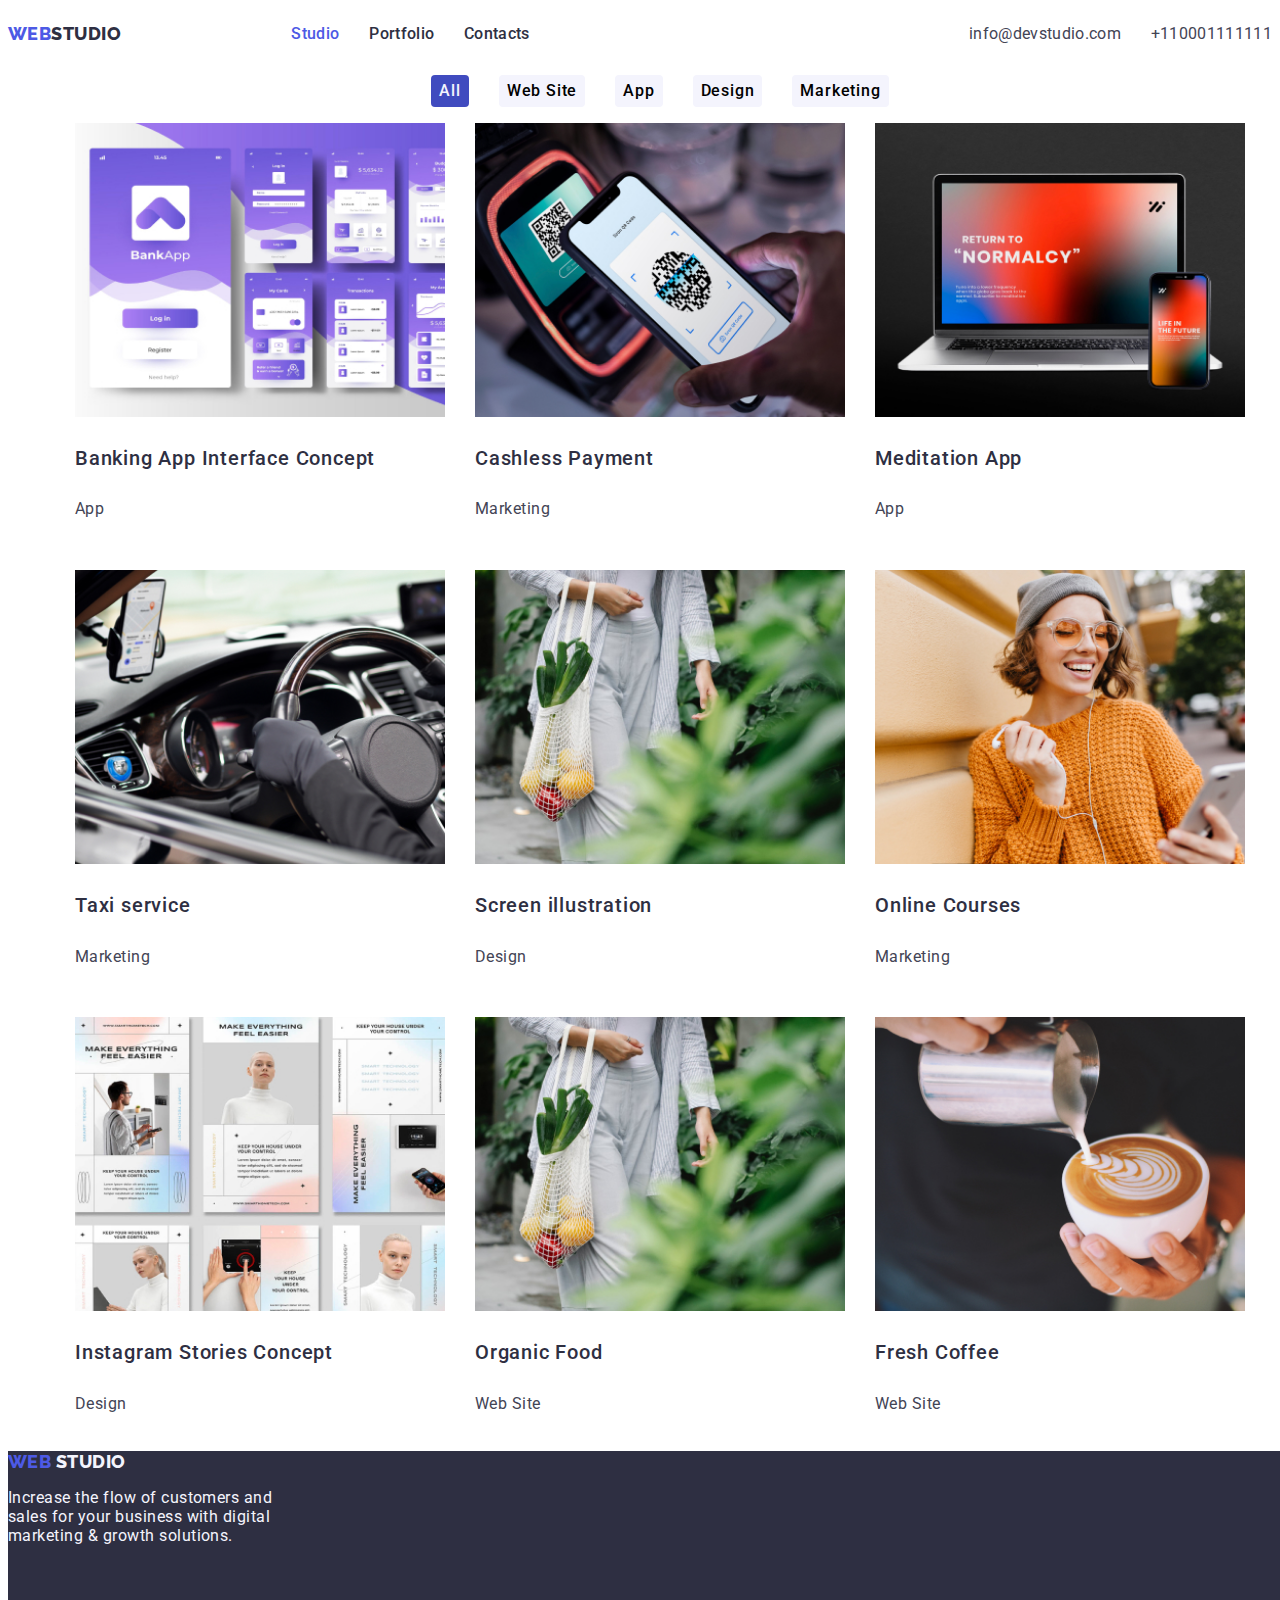
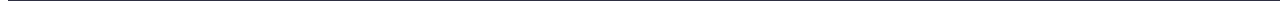
<file: index.html>
<!DOCTYPE html>
<html lang="en">
  <head>
    <meta charset="UTF-8" />
    <meta name="viewport" content="width=device-width, initial-scale=1.0" />
    <title>Studio</title>
    <link rel="stylesheet" href="./css/styles.css" />
    <link
      href="https://fonts.googleapis.com/css2?family=Raleway:wght@700&family=Roboto:wght@400;500;700;900&display=swap"
      rel="stylesheet"
    />
  </head>
  <body>
    <!--This is Header-->
    <header class="page-header">
      <div class="container">
        <!--Navigation-->
        <nav class="header-navigation">
          <a href="./index.html" class="logo-link">
            <span class="logo">WEB</span><span class="studio">STUDIO</span></a
          >

          <ul class="nav-menu list">
            <li>
              <a href="./index.html" class="page current">Studio</a>
            </li>
            <li>
              <a href="./portfolio.html" class="page">Portfolio</a>
            </li>
            <li>
              <a href="#" class="page">Contacts</a>
            </li>
          </ul>
        </nav>

        <ul class="contacts-menu list">
          <li>
            <a href="mailto:info@devstudio.com" class="item">
              info@devstudio.com</a
            >
          </li>
          <li>
            <a href="tel:+110001111111" class="item"> +110001111111</a>
          </li>
        </ul>
      </div>
    </header>

    <main>
      <section>
        <div class="container">
          <!--This is section 1-->
          <ul class="filters list">
            <li>
              <button type="button" class="button filter current">All</button>
            </li>
            <li>
              <button type="button" class="button filter">Web Site</button>
            </li>
            <li><button type="button" class="button filter">App</button></li>
            <li><button type="button" class="button filter">Design</button></li>
            <li>
              <button type="button" class="button filter">Marketing</button>
            </li>
          </ul>

          <!--This is section 2-->
          <ul class="projects list">
            <li>
              <a href="" class="project">
                <img
                  src="./images/img-8.jpg"
                  alt="banking app interface concept"
                  width="370"
                  height="294"
                />
                <h2 class="name">Banking App Interface Concept</h2>
                <p class="type">App</p>
              </a>
            </li>
            <li>
              <a href="" class="project">
                <img
                  src="./images/img-9.jpg"
                  alt="cashless App"
                  width="370"
                  height="294"
                />
                <h2 class="name">Cashless Payment</h2>
                <p class="type">Marketing</p>
              </a>
            </li>
            <li>
              <a href="" class="project">
                <img
                  src="./images/img-10.jpg"
                  alt="meditation App"
                  width="370"
                  height="294"
                />
                <h2 class="name">Meditation App</h2>
                <p class="type">App</p>
              </a>
            </li>
            <li>
              <a href="" class="project">
                <img
                  src="./images/img-11.jpg"
                  alt="taxi service"
                  width="370"
                  height="294"
                />
                <h2 class="name">Taxi service</h2>
                <p class="type">Marketing</p>
              </a>
            </li>
            <li>
              <a href="" class="project">
                <img
                  src="./images/img-12.jpg"
                  alt="screen illustration"
                  width="370"
                  height="294"
                />
                <h2 class="name">Screen illustration</h2>
                <p class="type">Design</p>
              </a>
            </li>
            <li>
              <a href="" class="project">
                <img
                  src="./images/img-13.jpg"
                  alt="online courses"
                  width="370"
                  height="294"
                />
                <h2 class="name">Online Courses</h2>
                <p class="type">Marketing</p>
              </a>
            </li>
            <li>
              <a href="" class="project">
                <img
                  src="./images/img-14.jpg"
                  alt="instagram stories concept"
                  width="370"
                  height="294"
                />
                <h2 class="name">Instagram Stories Concept</h2>
                <p class="type">Design</p>
              </a>
            </li>
            <li>
              <a href="" class="project">
                <img
                  src="./images/img-15.jpg"
                  alt="organic Food"
                  width="370"
                  height="294"
                />
                <h2 class="name">Organic Food</h2>
                <p class="type">Web Site</p>
              </a>
            </li>
            <li>
              <a href="" class="project">
                <img
                  src="./images/img-16.jpg"
                  alt="fresh coffee"
                  width="370"
                  height="294"
                />
                <h2 class="name">Fresh Coffee</h2>
                <p class="type">Web Site</p>
              </a>
            </li>
          </ul>
        </div>
      </section>
    </main>

    <!--This is Section 5 Footer-->
    <footer class="page-footer bg-footer">
      <a href="./index.html" class="logo-link">
        <span class="logo">WEB</span>
        <span class="studio-footer">STUDIO</span></a
      >
      <p class="footer-description">
        Increase the flow of customers and <br />
        sales for your business with digital <br />
        marketing & growth solutions.
      </p>
    </footer>
  </body>
</html>
</file>
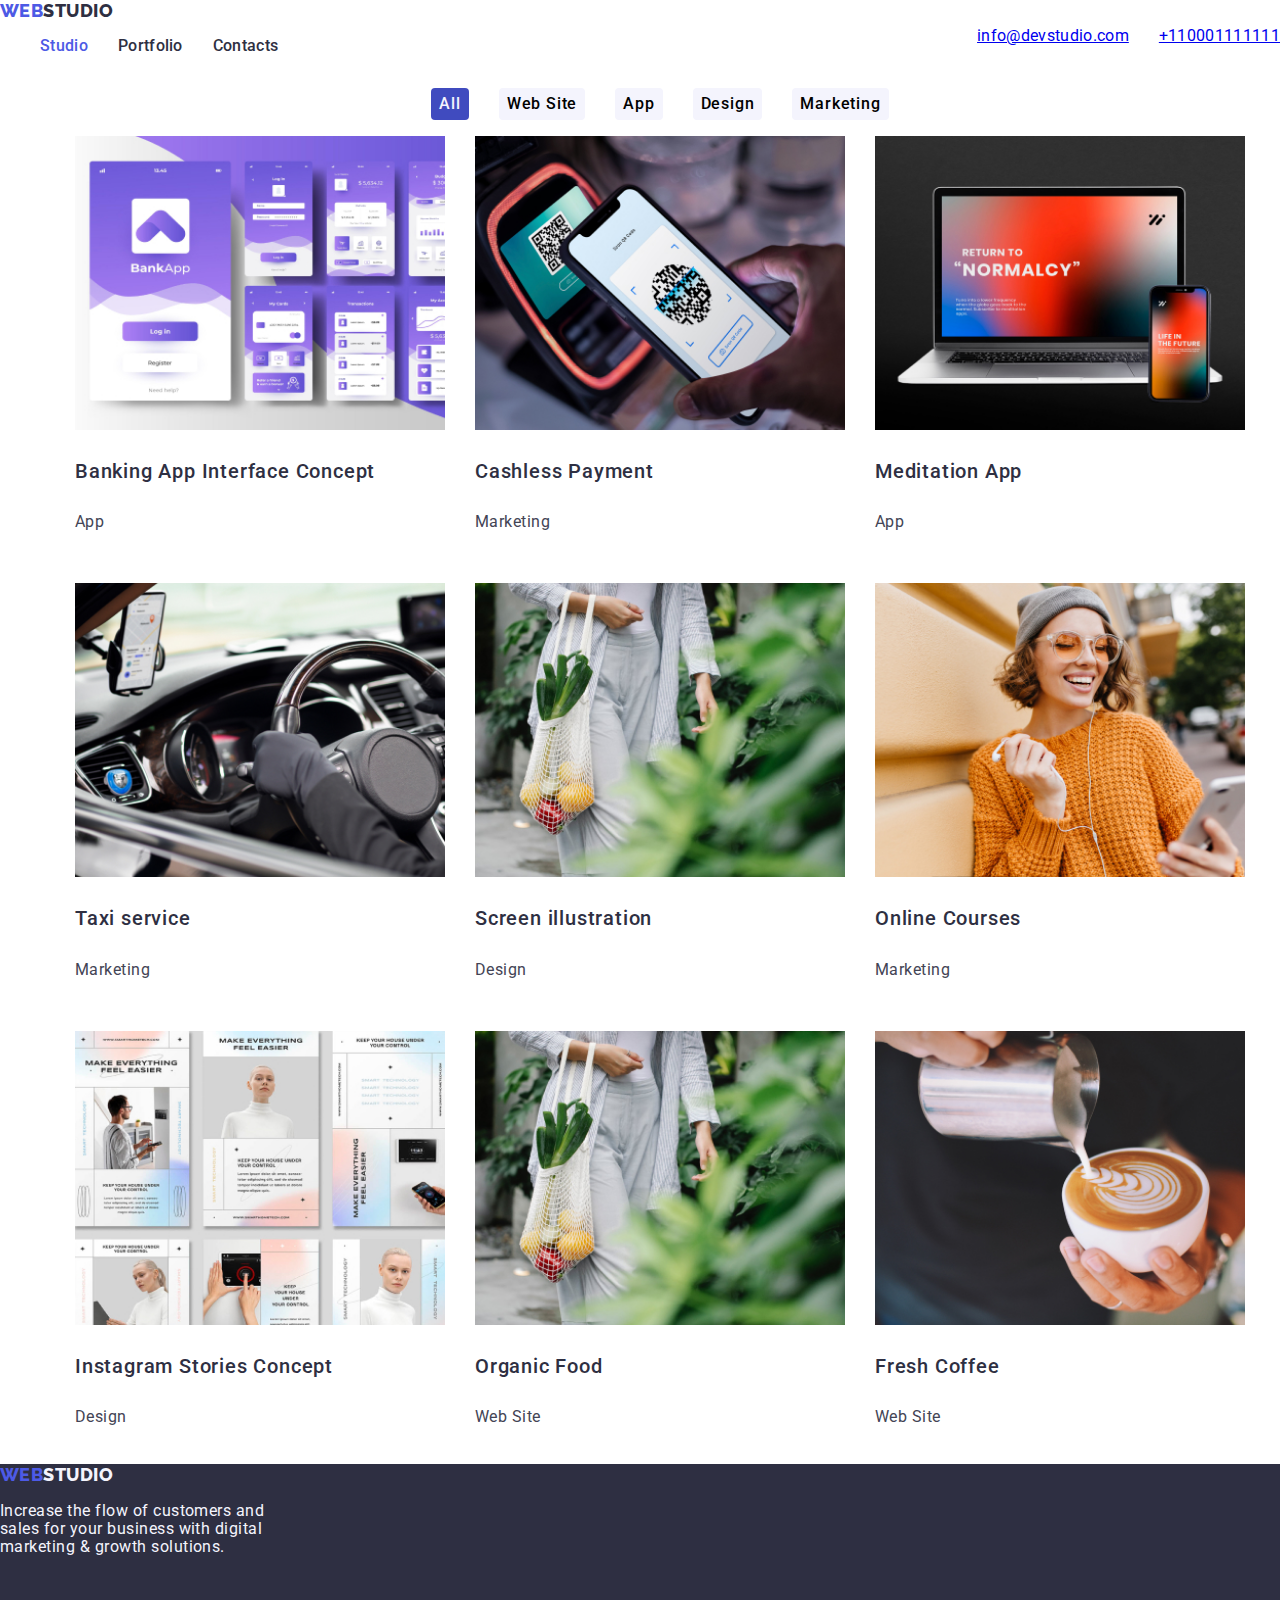
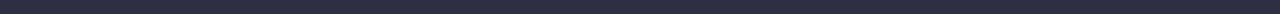
<file: portfolio.html>
<!DOCTYPE html>
<html lang="en">
  <head>
    <meta charset="UTF-8" />
    <meta name="viewport" content="width=device-width, initial-scale=1.0" />
    <title>Portfolio</title>
    <link rel="preconnect" href="https://fonts.googleapis.com " />
    <link rel="preconnect" href="https://fonts.gstatic.com " crossorigin />

    <link
      rel="stylesheet"
      href="https://cdnjs.cloudflare.com/ajax/libs/modern-normalize/2.0.0/modern-normalize.min.css "
    />

    <link rel="stylesheet" href="./css/styles.css" />
    <link
      href="https://fonts.googleapis.com/css2?family=Raleway:wght@800&family=Roboto:wght@400;500;700;900&display=swap"
      rel="stylesheet"
    />
  </head>
  <body>
    <!--This is Header-->
    <header class="page-header">
      <div class="container menu">
        <!--Navigation-->
        <nav class="navigation">
          <a href="./index.html" class="logo-link">
            <span class="logo">WEB</span><span class="studio">STUDIO</span></a
          >

          <ul class="nav-menu list">
            <li class="item">
              <a href="./index.html" class="page current link">Studio</a>
            </li>
            <li class="item">
              <a href="./portfolio.html" class="page link">Portfolio</a>
            </li>
            <li class="item">
              <a href="#" class="page link">Contacts</a>
            </li>
          </ul>
        </nav>

        <ul class="contacts-menu list">
          <li class="item">
            <a href="mailto:info@devstudio.com" class="contact link">
              info@devstudio.com</a
            >
          </li>
          <li class="item">
            <a href="tel:+110001111111" class="contact link"> +110001111111</a>
          </li>
        </ul>
      </div>
    </header>

    <main>
      <section class="section">
        <div class="container">
          <!--This is section 1-->
          <ul class="filters list">
            <li class="space">
              <button type="button" class="button filter current">All</button>
            </li>
            <li class="space">
              <button type="button" class="button filter">Web Site</button>
            </li>
            <li class="space">
              <button type="button" class="button filter">App</button>
            </li>
            <li class="space">
              <button type="button" class="button filter">Design</button>
            </li>
            <li class="space">
              <button type="button" class="button filter">Marketing</button>
            </li>
          </ul>

          <!--This is section 2-->
          <ul class="projects list">
            <li class="project-card">
              <a href="" class="project link">
                <img
                  src="./images/img-8.jpg"
                  alt="banking app interface concept"
                  width="370"
                  height="294"
                  class="image"
                />
                <div class="substrate">
                  <h2 class="name">Banking App Interface Concept</h2>
                  <p class="type">App</p>
                </div>
              </a>
            </li>
            <li class="project-card">
              <a href="" class="project link">
                <img
                  src="./images/img-9.jpg"
                  alt="cashless App"
                  width="370"
                  height="294"
                  class="image"
                />
                <div class="substrate">
                  <h2 class="name">Cashless Payment</h2>
                  <p class="type">Marketing</p>
                </div>
              </a>
            </li>
            <li class="project-card">
              <a href="" class="project link">
                <img
                  src="./images/img-10.jpg"
                  alt="meditation App"
                  width="370"
                  height="294"
                  class="image"
                />
                <div class="substrate">
                  <h2 class="name">Meditation App</h2>
                  <p class="type">App</p>
                </div>
              </a>
            </li>
            <li class="project-card">
              <a href="" class="project link">
                <img
                  src="./images/img-11.jpg"
                  alt="taxi service"
                  width="370"
                  height="294"
                  class="image"
                />
                <div class="substrate">
                  <h2 class="name">Taxi service</h2>
                  <p class="type">Marketing</p>
                </div>
              </a>
            </li>
            <li class="project-card">
              <a href="" class="project link">
                <img
                  src="./images/img-12.jpg"
                  alt="screen illustration"
                  width="370"
                  height="294"
                  class="image"
                />
                <div class="substrate">
                  <h2 class="name">Screen illustration</h2>
                  <p class="type">Design</p>
                </div>
              </a>
            </li>
            <li class="project-card">
              <a href="" class="project link">
                <img
                  src="./images/img-13.jpg"
                  alt="online courses"
                  width="370"
                  height="294"
                  class="image"
                />
                <div class="substrate">
                  <h2 class="name">Online Courses</h2>
                  <p class="type">Marketing</p>
                </div>
              </a>
            </li>
            <li class="project-card">
              <a href="" class="project link">
                <img
                  src="./images/img-14.jpg"
                  alt="instagram stories concept"
                  width="370"
                  height="294"
                  class="image"
                />
                <div class="substrate">
                  <h2 class="name">Instagram Stories Concept</h2>
                  <p class="type">Design</p>
                </div>
              </a>
            </li>
            <li class="project-card">
              <a href="" class="project link">
                <img
                  src="./images/img-15.jpg"
                  alt="organic Food"
                  width="370"
                  height="294"
                  class="image"
                />
                <div class="substrate">
                  <h2 class="name">Organic Food</h2>
                  <p class="type">Web Site</p>
                </div>
              </a>
            </li>
            <li class="project-card">
              <a href="" class="project link">
                <img
                  src="./images/img-16.jpg"
                  alt="fresh coffee"
                  width="370"
                  height="294"
                  class="image"
                />
                <div class="substrate">
                  <h2 class="name">Fresh Coffee</h2>
                  <p class="type">Web Site</p>
                </div>
              </a>
            </li>
          </ul>
        </div>
      </section>
    </main>

    <!--This is Section 5 Footer-->
    <footer class="page-footer bg-footer">
      <div class="container">
        <a href="./index.html" class="logo-link footer">
          <span class="logo">WEB</span
          ><span class="studio-footer">STUDIO</span></a
        >
        <p class="footer-description">
          Increase the flow of customers and <br />
          sales for your business with digital <br />
          marketing & growth solutions.
        </p>
      </div>
    </footer>
  </body>
</html>
</file>
<file: css/styles.css>
:root {
  --iriscolor: #4d5ae5;
  --navyblue: #2e2f42;
  --navybluecolor: #2e2f42;
  --oceancolor: #404bbf;
  --whitecolor: white;
  --slatecolor: #434455;
  --cornflower: #e7e9fc;
  --cloud: #f4f4fd;
}

/*Checked */
body {
  font-family: "Roboto", sans-serif;
  font-size: 16px;
  letter-spacing: 0.03em;
  color: var(--slate);
}

/*Checked */
.logo-link {
  text-decoration: none;
  font-family: "Raleway", sans-serif;
  font-size: 18px;
  line-height: 1.17;
  font-weight: 800;
}

/*New*/
.page-header .container {
  display: flex;
  align-items: center;
}

/*New*/
.header-navigation {
  display: flex;
  align-items: center;
}

/*New*/
.page-header .logo-link {
  margin-right: 130px;
}

/*Checked */
.logo {
  color: var(--iriscolor);
}

/*Checked */
.studio {
  color: var(--navyblue);
}

/*Checked */
.contacts-menu .item {
  text-decoration: none;
  color: var(--slatecolor);
  font-weight: 400;
  line-height: 1.14;
  letter-spacing: 0.02em;
}

/*Checked */
.nav-menu .page {
  color: var(--navyblue, #2e2f42);
  text-decoration: none;
  font-weight: 500;
  line-height: 1.15;
  letter-spacing: 0.02em;
}

/*Checked */
.list {
  list-style-type: none;
  display: flex;
  /*address*/
  margin-left: auto;
  gap: 30px;
}

/*Checked */
.nav-menu .page:hover,
.nav-menu .page:focus,
.nav-menu .page.current,
.contacts-menu .item:hover,
.contacts-menu .item:focus {
  color: var(--iriscolor);
}

/*Checked */
.button.filter:hover,
.button.filter:focus,
.button.filter.current {
  background: var(--oceancolor);
  color: var(--cloud);
}

/*Checked */
.item {
  text-decoration: none;
}

/*Checked */
.hero-bg-hero {
  background: var(--navyblue);
}

/*Checked */
.hero-title {
  color: white;
  line-height: 1.07;
  text-align: center;
  font-size: 66px;
  padding: 150px 200px 100px;
}

/*Checked */
.team .name {
  font-size: 20px;
  font-weight: 500;
  letter-spacing: 0.02em;
  color: var(--navyblue);
}

/*Checked */
.team .position {
  color: var(--slate);
  font-size: 16px;
  font-weight: 400;
}

/*Checked */
.button {
  cursor: pointer;
  border-color: transparent;
  letter-spacing: 0.05em;
  font-family: inherit;
  font-size: 16px;
  font-weight: 500;
  border-radius: 4px;
}

/*Checked */
.button.primary {
  line-height: 1.87;
  letter-spacing: 0.06em;
  color: var(--whitecolor);
  background: var(--iris, #4d5ae5);
  display: block;
  margin: 0 auto;
}

/*Checked */
.button.primary:hover,
.button.primary:focus {
  background-color: var(--oceancolor);
}

/*Checked */
.button.filter {
  color: var(--iris);
  background: var(--cloud);
  font-weight: 500;
  line-height: 1.62;
}

.filters.list {
  display: flex;
  justify-content: center;
}

/*Checked */
.project .name {
  font-size: 20px;
  font-weight: 500;
  line-height: 2;
  letter-spacing: 0.04em;
  color: var(--navyblue);
}

/*Checked */
.project .type {
  color: var(--slatecolor);
  font-weight: 400;
  line-height: 1.87;
}

/*Checked */
.project {
  text-decoration: none;
  justify-content: center;
}

/*New*/
.projects.list {
  display: flex;
  flex-wrap: wrap;
  flex-direction: row;
  align-items: center;
  justify-content: center;
}

/*Checked */
.benefits .title {
  color: var(--navyblue, #2e2f42);
  font-size: 20px;
  font-weight: 500;
}

/*Checked */
.benefits .description {
  color: var(--slate, #434455);
  font-size: 16px;
  font-weight: 400;
  line-height: 1.17;
}

/*Checked */
.section-title {
  color: var(--navyblue, #2e2f42);
  text-align: center;
  font-size: 36px;
  line-height: 1.17;
}

/*Checked */
.page-footer.bg-footer {
  background: var(--navyblue);
  width: 1440px;
  height: 150px;
  flex-shrink: 0;
}

/*Checked */
.footer-description {
  color: var(--cloud, #f4f4fd);
}

/*Checked */
.studio-footer {
  color: var(--cloud, #f4f4fd);
}
</file>
